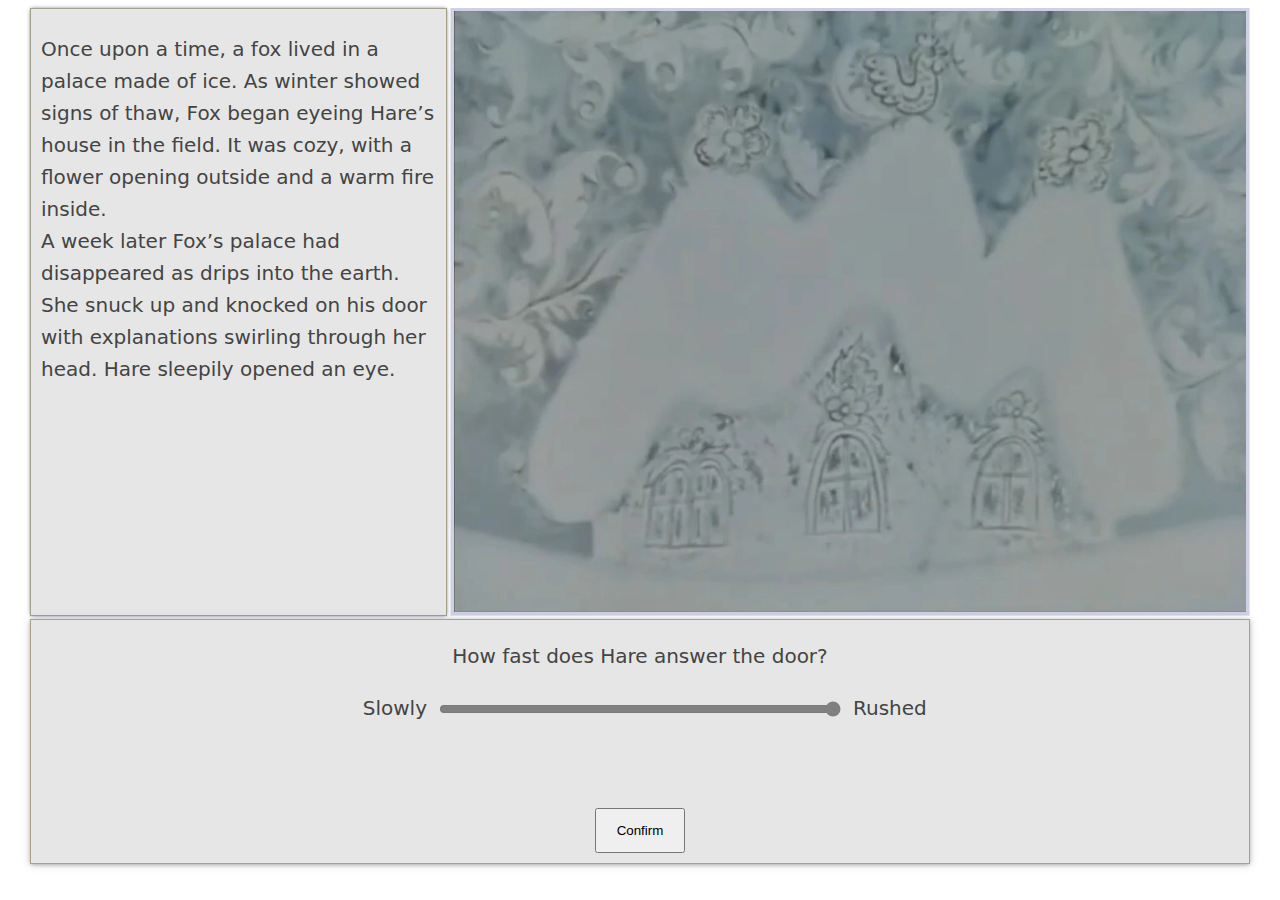
<file: index.html>
<!DOCTYPE html>
<html lang="en">
  <head>
    <meta charset="UTF-8">
    <meta name="viewport" content="width=device-width, initial-scale=1.0">
    <title>The Fox and the Hare</title>
    <link rel="stylesheet" href="style.css">
    <link rel="icon" type="image/x-icon" href="/images/favicon.ico">
    <script type="text/javascript" src= 'script.js' defer></script>

  </head>
  <body>
    <div class = grid-container>
      <div class = "grid-item-1">
        <img class="mobile-image" id="image">
        <p id="context">
        </p>
      </div>

      <div class="image-container">
        <img class = "desktop-image" id="desk-image">
      </div>

      <div class = "grid-item-2" id="lowerContainer">
        <p class="disscussion" id="disscussion"></p>

        <label for = 'slider' class="label_left" id="label_left"></label>

        <input type="range" min="-1" max="1" value="50" step= "0.01" class="slider" id="slider">

        <label for = 'slider' class="label_right" id="label_right"></label>

        <div id="buttonContainer"></div>
        
        <p class="reaction" id="reaction"></p>
        
      </div>
    </div>
  </body>
</html>
</file>
<file: style.css>
body {
	background-attachment: fixed;
	font-family: sans;
	line-height:1.6;
	font-size: 20px;
	color: #444;
}

/*Add more margin to the sides on bigger screen sizes*/
@media (min-width: 800px) {
	body {
		margin-right: 30px;
		margin-left: 30px;
	}
}

@media (min-width: 1600px) {
	body {
		margin-top: 25px;
		margin-right: 80px;
		margin-left: 80px;
	}
}

/*---------------------------*/
/*Main content*/
.grid-container {
	display: grid;
	grid-template-columns: 1.7fr;
	/* Adding non-auto heights to rows interferes with longer text lengths */
	grid-gap: 3px;
}

/*For larger screens*/
@media (min-width: 1088px) {
	.grid-container {
		grid-template-columns: 1fr 800px;
	}
}

@media (min-width: 1088px) {
	.mobile-image {
		display: none;
	}
}


.image-container {
	display: none;
}

@media (min-width: 1088px) {
	.image-container {
		display: inherit;
		background-color: #e6e6e6;
	}
}

.grid-item-1, .disscussion, .reaction, .label_left, .label_right{
	padding:0 10px;
}

.grid-item-1 {
	background-color: #e6e6e6;
	border: solid 1.1px;
	border-color: rgba(79, 66, 14, 0.42);
	padding-top: 4px;

	display: inline-grid;
	box-shadow: 0px 0px 4px -1px #353C75;
}

img {
	width: 99%;
	height: 99%;
	object-fit: cover;
	border: solid;
	border-color: #222edb1f;
	justify-self: center;
}

#context {
	white-space: pre-wrap;
}


.meter_label {
	writing-mode: horizontal-tb;
	grid-column: 1;
	justify-self: center;
	align-self: center;
}

/*------------------------------*/
/*Lower section of UI*/
.grid-item-2 {
	background-color: #e6e6e6;
	border: solid 1.2px;
	border-color: #0070ff33;
	display: inline-grid;
	grid-template-columns: repeat(3, 1fr);
	grid-template-rows: repeat(min-content, auto);
	border-color: rgba(79, 66, 14, 0.42);
	box-shadow: 0 .1px 5px 0 rgba(0,0,0,.14),0 1px 10px 0 rgba(0,0,0,.12),0 2px 4px -1px rgba(0,0,0,.2);
}

@media (min-width: 1088px) {
	.grid-item-2 {
		grid-column: 1/3;
	}
}

.disscussion {
	grid-column: 1 / -1;
	justify-self: center;
}

label {
	padding-right: 15px;
	padding-top: 3px;
	grid-row: 2;
}

.label_right {
	grid-column: 1;
	justify-self: right;

}

.label_left {
	grid-column: 3;
	justify-self: left;
}

.slider {
  min-width: 170px;
  height: 30px;
  grid-column: 2;
  grid-row: 2;
  outline: none;
  accent-color: grey;
}

.buttonContainer {
	grid-column: 2;
  grid-row: 6;
  justify-self: center;
  padding: 10px;
}

/*------------------------------------*/
/*Multi-button layout*/
.multiButtonContainer {
	grid-column: 2;
  grid-row: 6;
  justify-self: center;
  padding: 10px;
  display: inline-grid;
  grid-template-columns: repeat(3, 1fr);
  grid-template-rows: repeat(2, 1fr);
  grid-gap: 10px;
  justify-items: center;
}

@media (min-width: 1088px) {
	.multiButtonContainer {
		grid-template-columns: repeat(3, 180px);
	}
}

/*Align buttons for multi-button layout*/
#continue {
	grid-column: 2;
	grid-row: 2;
}

#leftButton, #rightButton {
	grid-row: 1;
	background-color: white;
	border: solid .5px;
	border-color: #00000082;
}

#leftButton {
	grid-column: 1;
}

#rightButton {
	grid-column: 3;
}


.button {
  width: 10vh;
  height: 5vh;
}

@media (max-height: 650px) {
	.button {
		width: 18vh;
		height: 6.5vh;
	}
}

@media (max-height: 400px) {
	.button {
		width: 33vh;
		height: 16vh;
	}
}

.reaction {
	grid-column: 1/4;
  grid-row: 4;
  justify-self: center;
}
</file>
